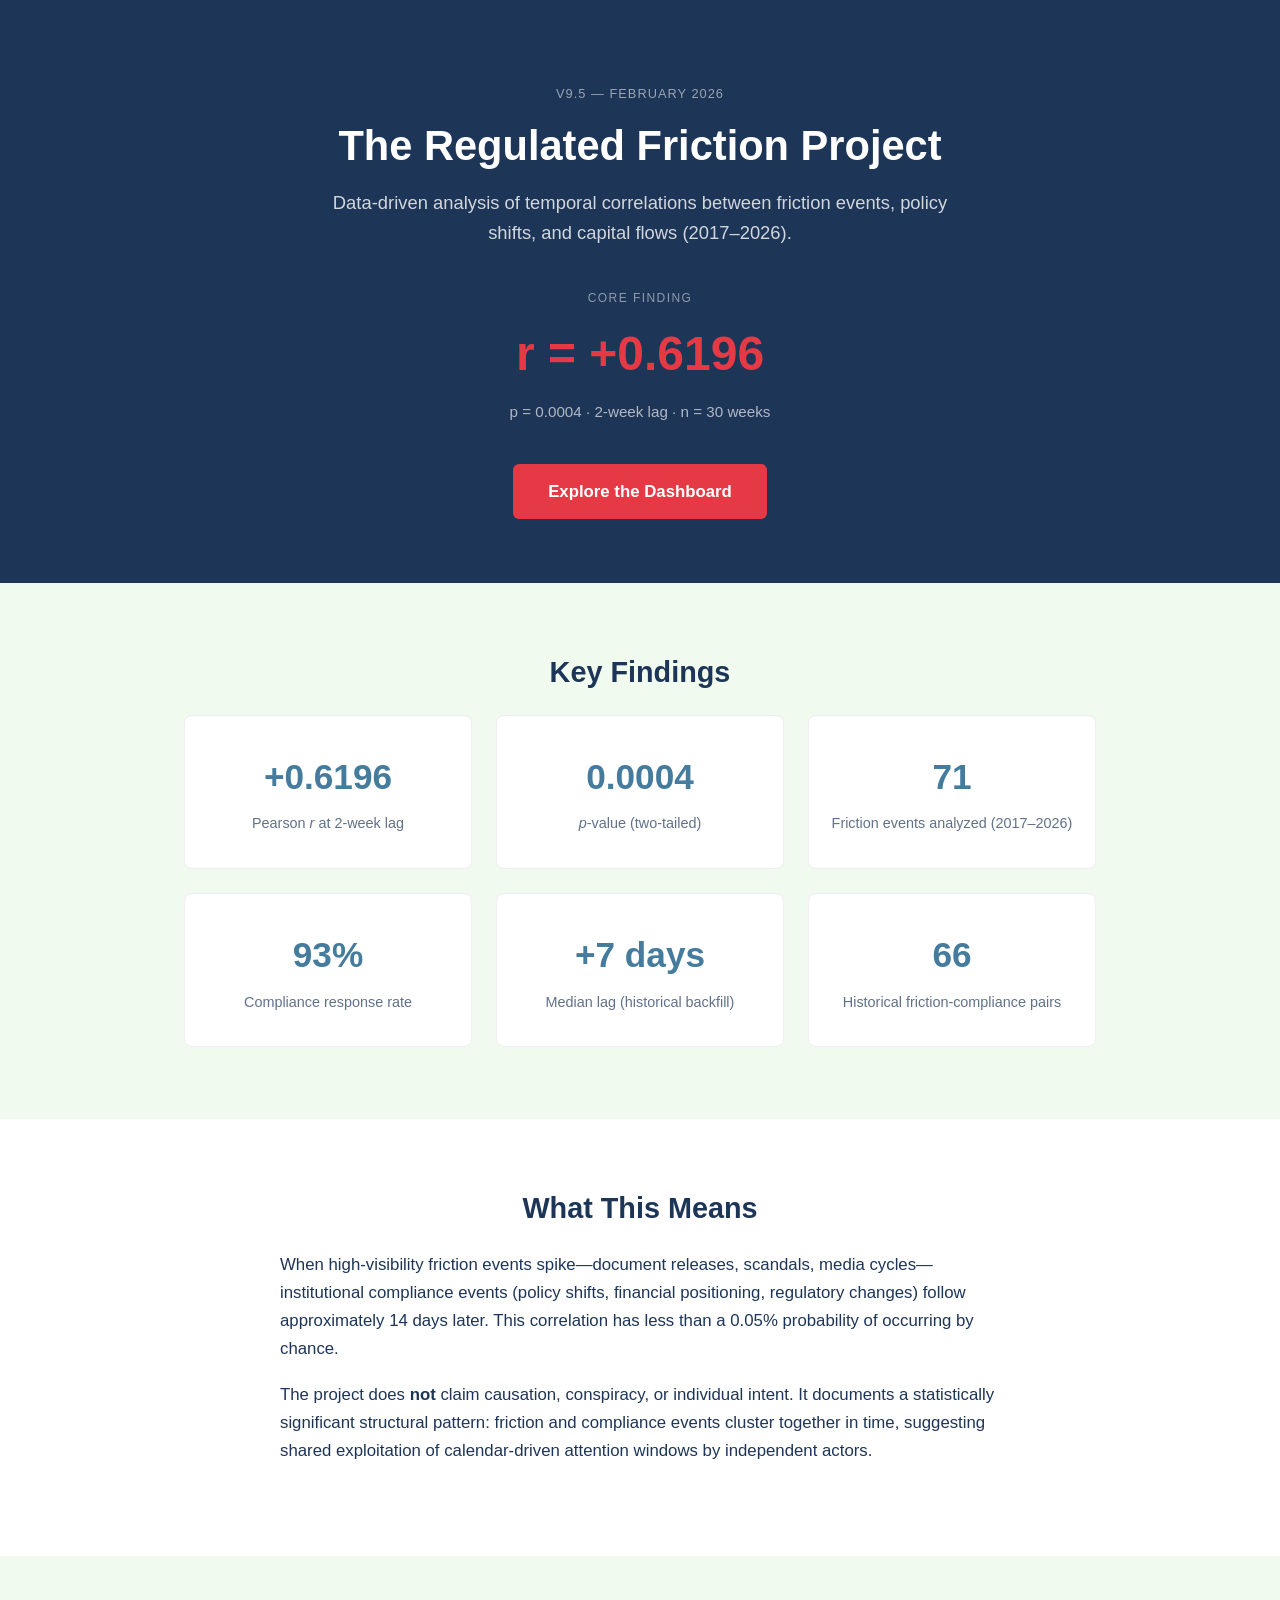
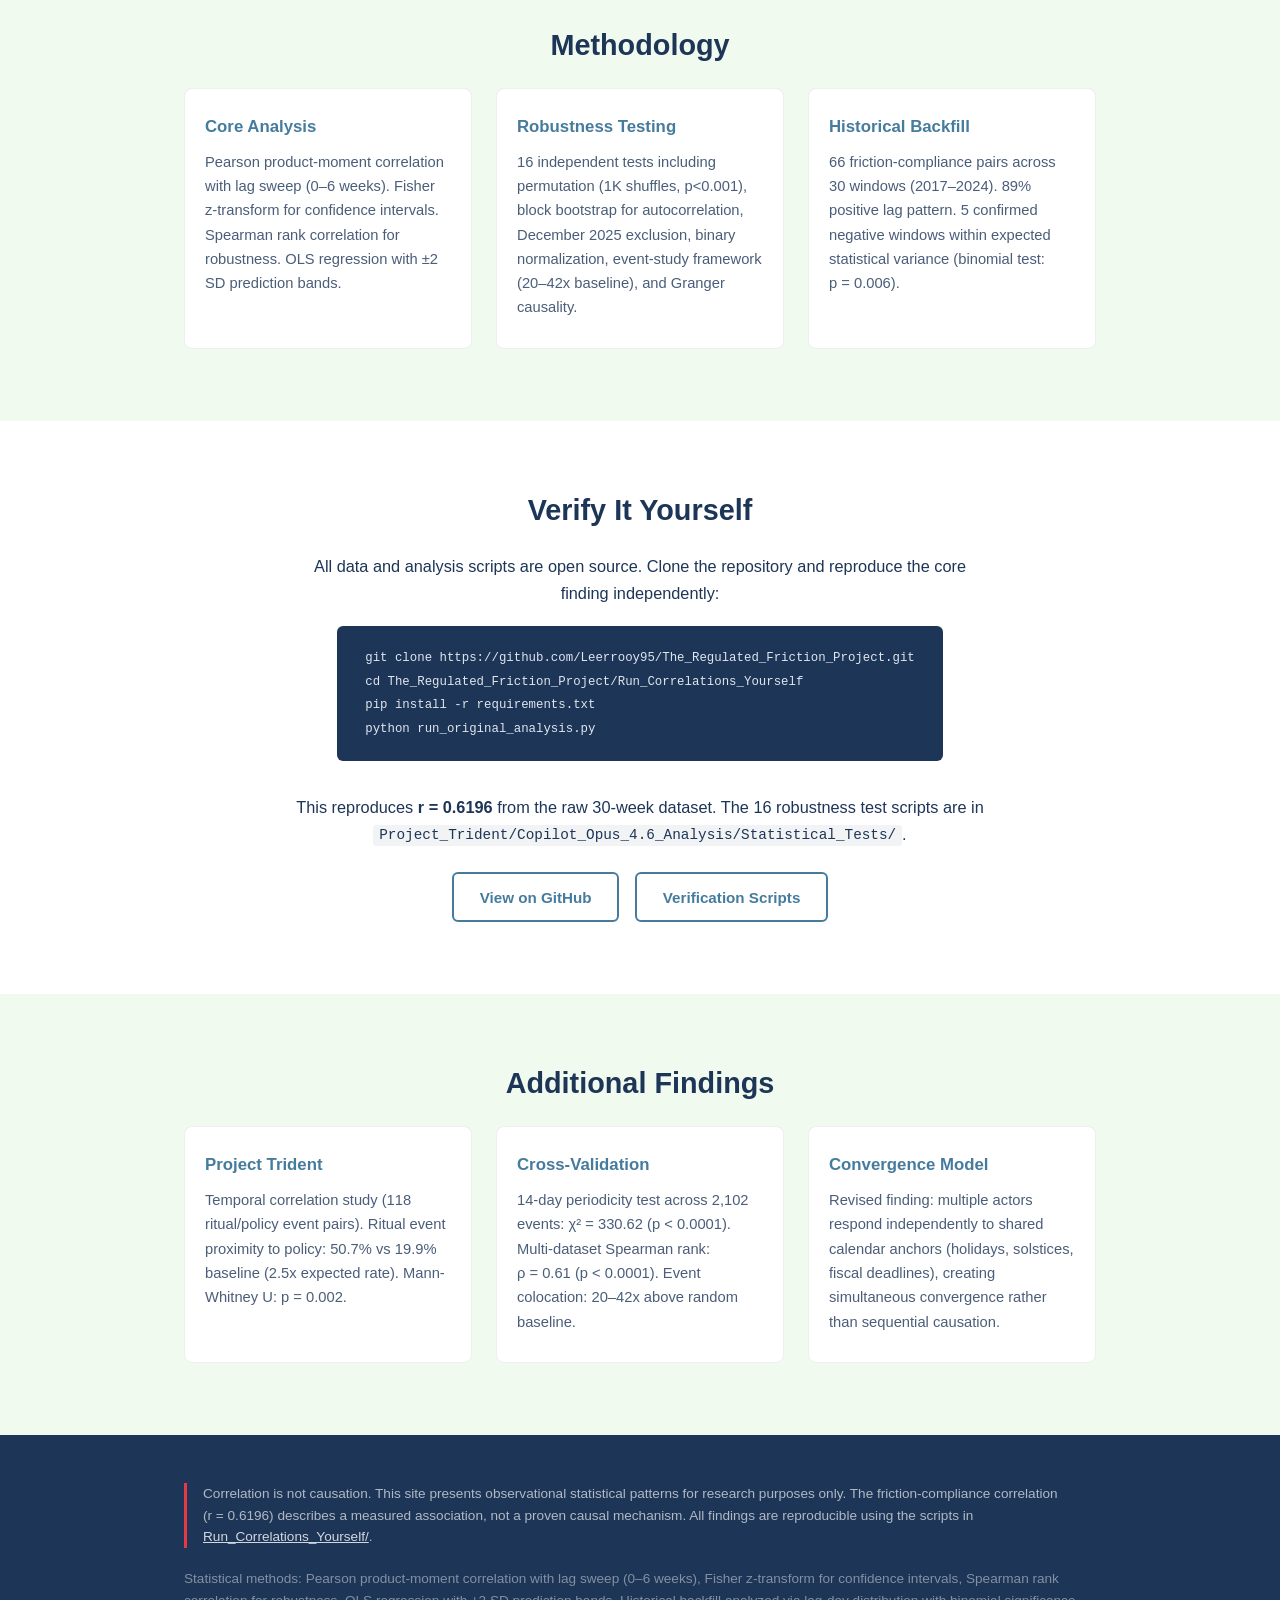
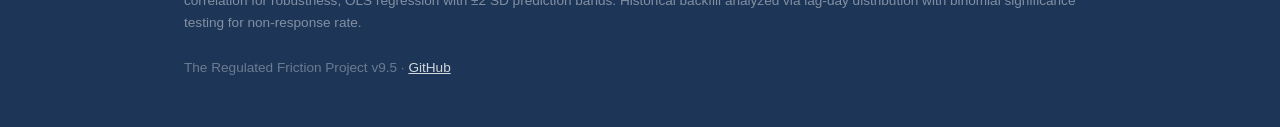
<file: docs/index.html>
<!DOCTYPE html>
<html lang="en">
<head>
  <meta charset="UTF-8">
  <meta name="viewport" content="width=device-width, initial-scale=1.0">
  <title>The Regulated Friction Project</title>
  <meta name="description" content="Statistically significant correlation (r = +0.6196, p = 0.0004) between friction events and institutional compliance at 2-week lag. 71 events analyzed, 2017-2026. Fully reproducible.">

  <!-- Open Graph -->
  <meta property="og:title" content="The Regulated Friction Project">
  <meta property="og:description" content="Friction events predict institutional compliance at a 2-week lag (r = +0.6196, p = 0.0004). 71 events, 2017-2026. Fully reproducible.">
  <meta property="og:image" content="https://regulatedfriction.dev/assets/og-image.svg">
  <meta property="og:url" content="https://regulatedfriction.dev">
  <meta property="og:type" content="website">
  <meta property="og:site_name" content="The Regulated Friction Project">

  <!-- Twitter Card -->
  <meta name="twitter:card" content="summary_large_image">
  <meta name="twitter:title" content="The Regulated Friction Project">
  <meta name="twitter:description" content="Friction events predict institutional compliance at a 2-week lag (r = +0.6196, p = 0.0004). Fully reproducible.">
  <meta name="twitter:image" content="https://regulatedfriction.dev/assets/og-image.svg">

  <link rel="stylesheet" href="style.css">
</head>
<body>

  <!-- Hero -->
  <header class="hero">
    <div class="container">
      <p class="version-tag">v9.5 &mdash; February 2026</p>
      <h1>The Regulated Friction Project</h1>
      <p class="subtitle">Data-driven analysis of temporal correlations between friction events, policy shifts, and capital flows (2017&ndash;2026).</p>
      <div class="hero-stat">
        <span class="stat-label">Core Finding</span>
        <span class="stat-value">r = +0.6196</span>
        <span class="stat-context">p = 0.0004 &middot; 2-week lag &middot; n = 30 weeks</span>
      </div>
      <a href="https://regulated-friction.streamlit.app" class="cta" target="_blank" rel="noopener">Explore the Dashboard</a>
    </div>
  </header>

  <!-- Key Statistics -->
  <section class="stats" id="findings">
    <div class="container">
      <h2>Key Findings</h2>
      <div class="stats-grid">
        <div class="stat-card">
          <div class="stat-number">+0.6196</div>
          <div class="stat-desc">Pearson <em>r</em> at 2-week lag</div>
        </div>
        <div class="stat-card">
          <div class="stat-number">0.0004</div>
          <div class="stat-desc"><em>p</em>-value (two-tailed)</div>
        </div>
        <div class="stat-card">
          <div class="stat-number">71</div>
          <div class="stat-desc">Friction events analyzed (2017&ndash;2026)</div>
        </div>
        <div class="stat-card">
          <div class="stat-number">93%</div>
          <div class="stat-desc">Compliance response rate</div>
        </div>
        <div class="stat-card">
          <div class="stat-number">+7 days</div>
          <div class="stat-desc">Median lag (historical backfill)</div>
        </div>
        <div class="stat-card">
          <div class="stat-number">66</div>
          <div class="stat-desc">Historical friction-compliance pairs</div>
        </div>
      </div>
    </div>
  </section>

  <!-- What This Means -->
  <section class="explainer">
    <div class="container">
      <h2>What This Means</h2>
      <p>When high-visibility friction events spike&mdash;document releases, scandals, media cycles&mdash;institutional compliance events (policy shifts, financial positioning, regulatory changes) follow approximately 14 days later. This correlation has less than a 0.05% probability of occurring by chance.</p>
      <p>The project does <strong>not</strong> claim causation, conspiracy, or individual intent. It documents a statistically significant structural pattern: friction and compliance events cluster together in time, suggesting shared exploitation of calendar-driven attention windows by independent actors.</p>
    </div>
  </section>

  <!-- Methodology -->
  <section class="methodology" id="methodology">
    <div class="container">
      <h2>Methodology</h2>
      <div class="method-grid">
        <div class="method-card">
          <h3>Core Analysis</h3>
          <p>Pearson product-moment correlation with lag sweep (0&ndash;6 weeks). Fisher z-transform for confidence intervals. Spearman rank correlation for robustness. OLS regression with &plusmn;2 SD prediction bands.</p>
        </div>
        <div class="method-card">
          <h3>Robustness Testing</h3>
          <p>16 independent tests including permutation (1K shuffles, p&lt;0.001), block bootstrap for autocorrelation, December 2025 exclusion, binary normalization, event-study framework (20&ndash;42x baseline), and Granger causality.</p>
        </div>
        <div class="method-card">
          <h3>Historical Backfill</h3>
          <p>66 friction-compliance pairs across 30 windows (2017&ndash;2024). 89% positive lag pattern. 5 confirmed negative windows within expected statistical variance (binomial test: p&nbsp;=&nbsp;0.006).</p>
        </div>
      </div>
    </div>
  </section>

  <!-- Reproducibility -->
  <section class="reproducibility" id="verify">
    <div class="container">
      <h2>Verify It Yourself</h2>
      <p>All data and analysis scripts are open source. Clone the repository and reproduce the core finding independently:</p>
      <pre><code>git clone https://github.com/Leerrooy95/The_Regulated_Friction_Project.git
cd The_Regulated_Friction_Project/Run_Correlations_Yourself
pip install -r requirements.txt
python run_original_analysis.py</code></pre>
      <p>This reproduces <strong>r = 0.6196</strong> from the raw 30-week dataset. The 16 robustness test scripts are in <code>Project_Trident/Copilot_Opus_4.6_Analysis/Statistical_Tests/</code>.</p>
      <div class="repo-links">
        <a href="https://github.com/Leerrooy95/The_Regulated_Friction_Project" class="btn-secondary" target="_blank" rel="noopener">View on GitHub</a>
        <a href="https://github.com/Leerrooy95/The_Regulated_Friction_Project/tree/main/Run_Correlations_Yourself" class="btn-secondary" target="_blank" rel="noopener">Verification Scripts</a>
      </div>
    </div>
  </section>

  <!-- Additional Findings -->
  <section class="additional" id="additional">
    <div class="container">
      <h2>Additional Findings</h2>
      <div class="method-grid">
        <div class="method-card">
          <h3>Project Trident</h3>
          <p>Temporal correlation study (118 ritual/policy event pairs). Ritual event proximity to policy: 50.7% vs 19.9% baseline (2.5x expected rate). Mann-Whitney U: p&nbsp;=&nbsp;0.002.</p>
        </div>
        <div class="method-card">
          <h3>Cross-Validation</h3>
          <p>14-day periodicity test across 2,102 events: &chi;&sup2;&nbsp;=&nbsp;330.62 (p&nbsp;&lt;&nbsp;0.0001). Multi-dataset Spearman rank: &rho;&nbsp;=&nbsp;0.61 (p&nbsp;&lt;&nbsp;0.0001). Event colocation: 20&ndash;42x above random baseline.</p>
        </div>
        <div class="method-card">
          <h3>Convergence Model</h3>
          <p>Revised finding: multiple actors respond independently to shared calendar anchors (holidays, solstices, fiscal deadlines), creating simultaneous convergence rather than sequential causation.</p>
        </div>
      </div>
    </div>
  </section>

  <!-- Footer -->
  <footer class="footer">
    <div class="container">
      <p class="disclaimer">Correlation is not causation. This site presents observational statistical patterns for research purposes only. The friction-compliance correlation (r&nbsp;=&nbsp;0.6196) describes a measured association, not a proven causal mechanism. All findings are reproducible using the scripts in <a href="https://github.com/Leerrooy95/The_Regulated_Friction_Project/tree/main/Run_Correlations_Yourself">Run_Correlations_Yourself/</a>.</p>
      <p class="footer-methods">Statistical methods: Pearson product-moment correlation with lag sweep (0&ndash;6 weeks), Fisher z-transform for confidence intervals, Spearman rank correlation for robustness, OLS regression with &plusmn;2 SD prediction bands. Historical backfill analyzed via lag-day distribution with binomial significance testing for non-response rate.</p>
      <p class="footer-meta">The Regulated Friction Project v9.5 &middot; <a href="https://github.com/Leerrooy95/The_Regulated_Friction_Project">GitHub</a></p>
    </div>
  </footer>

</body>
</html>
</file>
<file: docs/style.css>
/* ==========================================================================
   The Regulated Friction Project — Landing Page Styles
   Color palette sourced from dashboard/constants.py
   ========================================================================== */

/* -- Reset & Base --------------------------------------------------------- */
*, *::before, *::after { box-sizing: border-box; margin: 0; padding: 0; }

:root {
  --friction:    #E63946;  /* Red — friction accent       */
  --compliance:  #457B9D;  /* Steel blue — compliance      */
  --neutral:     #2A9D8F;  /* Teal — neutral elements      */
  --text:        #1D3557;  /* Dark navy — body text        */
  --bg:          #FFFFFF;  /* Primary background           */
  --bg-alt:      #F1FAEE;  /* Light mint — section alt     */
  --variance:    #E9C46A;  /* Gold — accent highlights     */
  --font-body:   -apple-system, BlinkMacSystemFont, "Segoe UI", Roboto, "Helvetica Neue", Arial, sans-serif;
  --font-mono:   "SFMono-Regular", Consolas, "Liberation Mono", Menlo, Courier, monospace;
}

html { font-size: 16px; scroll-behavior: smooth; }

body {
  font-family: var(--font-body);
  color: var(--text);
  background: var(--bg);
  line-height: 1.65;
  -webkit-font-smoothing: antialiased;
}

.container {
  max-width: 960px;
  margin: 0 auto;
  padding: 0 1.5rem;
}

h1, h2, h3 { line-height: 1.25; }

a { color: var(--compliance); text-decoration: none; }
a:hover { text-decoration: underline; }

/* -- Hero ----------------------------------------------------------------- */
.hero {
  background: var(--text);
  color: #fff;
  padding: 5rem 0 4rem;
  text-align: center;
}

.hero .version-tag {
  display: inline-block;
  font-size: 0.8rem;
  letter-spacing: 0.08em;
  text-transform: uppercase;
  color: rgba(255, 255, 255, 0.55);
  margin-bottom: 1rem;
}

.hero h1 {
  font-size: 2.6rem;
  font-weight: 700;
  margin-bottom: 1rem;
}

.hero .subtitle {
  font-size: 1.15rem;
  color: rgba(255, 255, 255, 0.8);
  max-width: 640px;
  margin: 0 auto 2.5rem;
}

/* Hero stat callout */
.hero-stat {
  display: flex;
  flex-direction: column;
  align-items: center;
  gap: 0.35rem;
  margin-bottom: 2.5rem;
}

.stat-label {
  font-size: 0.75rem;
  letter-spacing: 0.12em;
  text-transform: uppercase;
  color: rgba(255, 255, 255, 0.5);
}

.stat-value {
  font-size: 3rem;
  font-weight: 700;
  color: var(--friction);
  font-variant-numeric: tabular-nums;
}

.stat-context {
  font-size: 0.95rem;
  color: rgba(255, 255, 255, 0.65);
}

/* CTA button */
.cta {
  display: inline-block;
  background: var(--friction);
  color: #fff;
  font-size: 1.05rem;
  font-weight: 600;
  padding: 0.85rem 2.2rem;
  border-radius: 6px;
  transition: background 0.2s, transform 0.15s;
}

.cta:hover {
  background: #c5303b;
  text-decoration: none;
  transform: translateY(-1px);
}

/* -- Sections (alternating backgrounds) ----------------------------------- */
section { padding: 4.5rem 0; }
section:nth-child(even) { background: var(--bg-alt); }

section h2 {
  font-size: 1.8rem;
  margin-bottom: 1.5rem;
  text-align: center;
}

/* -- Stats grid ----------------------------------------------------------- */
.stats-grid {
  display: grid;
  grid-template-columns: repeat(3, 1fr);
  gap: 1.5rem;
  margin-top: 1rem;
}

.stat-card {
  background: #fff;
  border: 1px solid rgba(29, 53, 87, 0.08);
  border-radius: 8px;
  padding: 2rem 1.25rem;
  text-align: center;
}

section:nth-child(even) .stat-card {
  background: #fff;
}

.stat-number {
  font-size: 2.2rem;
  font-weight: 700;
  color: var(--compliance);
  font-variant-numeric: tabular-nums;
  margin-bottom: 0.4rem;
}

.stat-desc {
  font-size: 0.9rem;
  color: rgba(29, 53, 87, 0.7);
}

/* -- Explainer ------------------------------------------------------------ */
.explainer p {
  max-width: 720px;
  margin: 0 auto 1.2rem;
  font-size: 1.05rem;
}

/* -- Methodology grid ----------------------------------------------------- */
.method-grid {
  display: grid;
  grid-template-columns: repeat(3, 1fr);
  gap: 1.5rem;
  margin-top: 1rem;
}

.method-card {
  background: #fff;
  border: 1px solid rgba(29, 53, 87, 0.08);
  border-radius: 8px;
  padding: 1.75rem 1.25rem;
}

section:nth-child(even) .method-card {
  background: var(--bg);
}

.method-card h3 {
  font-size: 1.05rem;
  margin-bottom: 0.75rem;
  color: var(--compliance);
}

.method-card p {
  font-size: 0.92rem;
  color: rgba(29, 53, 87, 0.8);
}

/* -- Reproducibility ------------------------------------------------------ */
.reproducibility {
  text-align: center;
}

.reproducibility p {
  max-width: 700px;
  margin: 0 auto 1.2rem;
  font-size: 1.02rem;
}

pre {
  display: inline-block;
  text-align: left;
  background: var(--text);
  color: #e0e6ed;
  padding: 1.25rem 1.75rem;
  border-radius: 6px;
  font-family: var(--font-mono);
  font-size: 0.88rem;
  line-height: 1.7;
  overflow-x: auto;
  max-width: 100%;
  margin-bottom: 1.5rem;
}

code {
  font-family: var(--font-mono);
  font-size: 0.88em;
  background: rgba(29, 53, 87, 0.06);
  padding: 0.15em 0.4em;
  border-radius: 3px;
}

pre code {
  background: none;
  padding: 0;
}

.repo-links {
  display: flex;
  gap: 1rem;
  justify-content: center;
  margin-top: 1.5rem;
  flex-wrap: wrap;
}

.btn-secondary {
  display: inline-block;
  border: 2px solid var(--compliance);
  color: var(--compliance);
  font-weight: 600;
  padding: 0.65rem 1.6rem;
  border-radius: 6px;
  font-size: 0.95rem;
  transition: background 0.2s, color 0.2s;
}

.btn-secondary:hover {
  background: var(--compliance);
  color: #fff;
  text-decoration: none;
}

/* -- Footer --------------------------------------------------------------- */
.footer {
  background: var(--text);
  color: rgba(255, 255, 255, 0.65);
  padding: 3rem 0;
  font-size: 0.85rem;
  line-height: 1.6;
}

.footer a {
  color: rgba(255, 255, 255, 0.8);
  text-decoration: underline;
}

.footer a:hover { color: #fff; }

.disclaimer {
  border-left: 3px solid var(--friction);
  padding-left: 1rem;
  margin-bottom: 1.25rem;
}

.footer-methods {
  margin-bottom: 1.25rem;
  color: rgba(255, 255, 255, 0.45);
}

.footer-meta {
  margin-top: 1.5rem;
  color: rgba(255, 255, 255, 0.35);
}

/* -- Responsive ----------------------------------------------------------- */
@media (max-width: 768px) {
  .hero { padding: 3.5rem 0 3rem; }
  .hero h1 { font-size: 1.9rem; }
  .stat-value { font-size: 2.2rem; }

  .stats-grid,
  .method-grid {
    grid-template-columns: 1fr;
    gap: 1rem;
  }

  section { padding: 3rem 0; }
}

@media (max-width: 480px) {
  .hero h1 { font-size: 1.5rem; }
  .hero .subtitle { font-size: 1rem; }
  .stat-value { font-size: 1.8rem; }
  .stat-number { font-size: 1.7rem; }

  pre { font-size: 0.78rem; padding: 1rem; }
}
</file>
